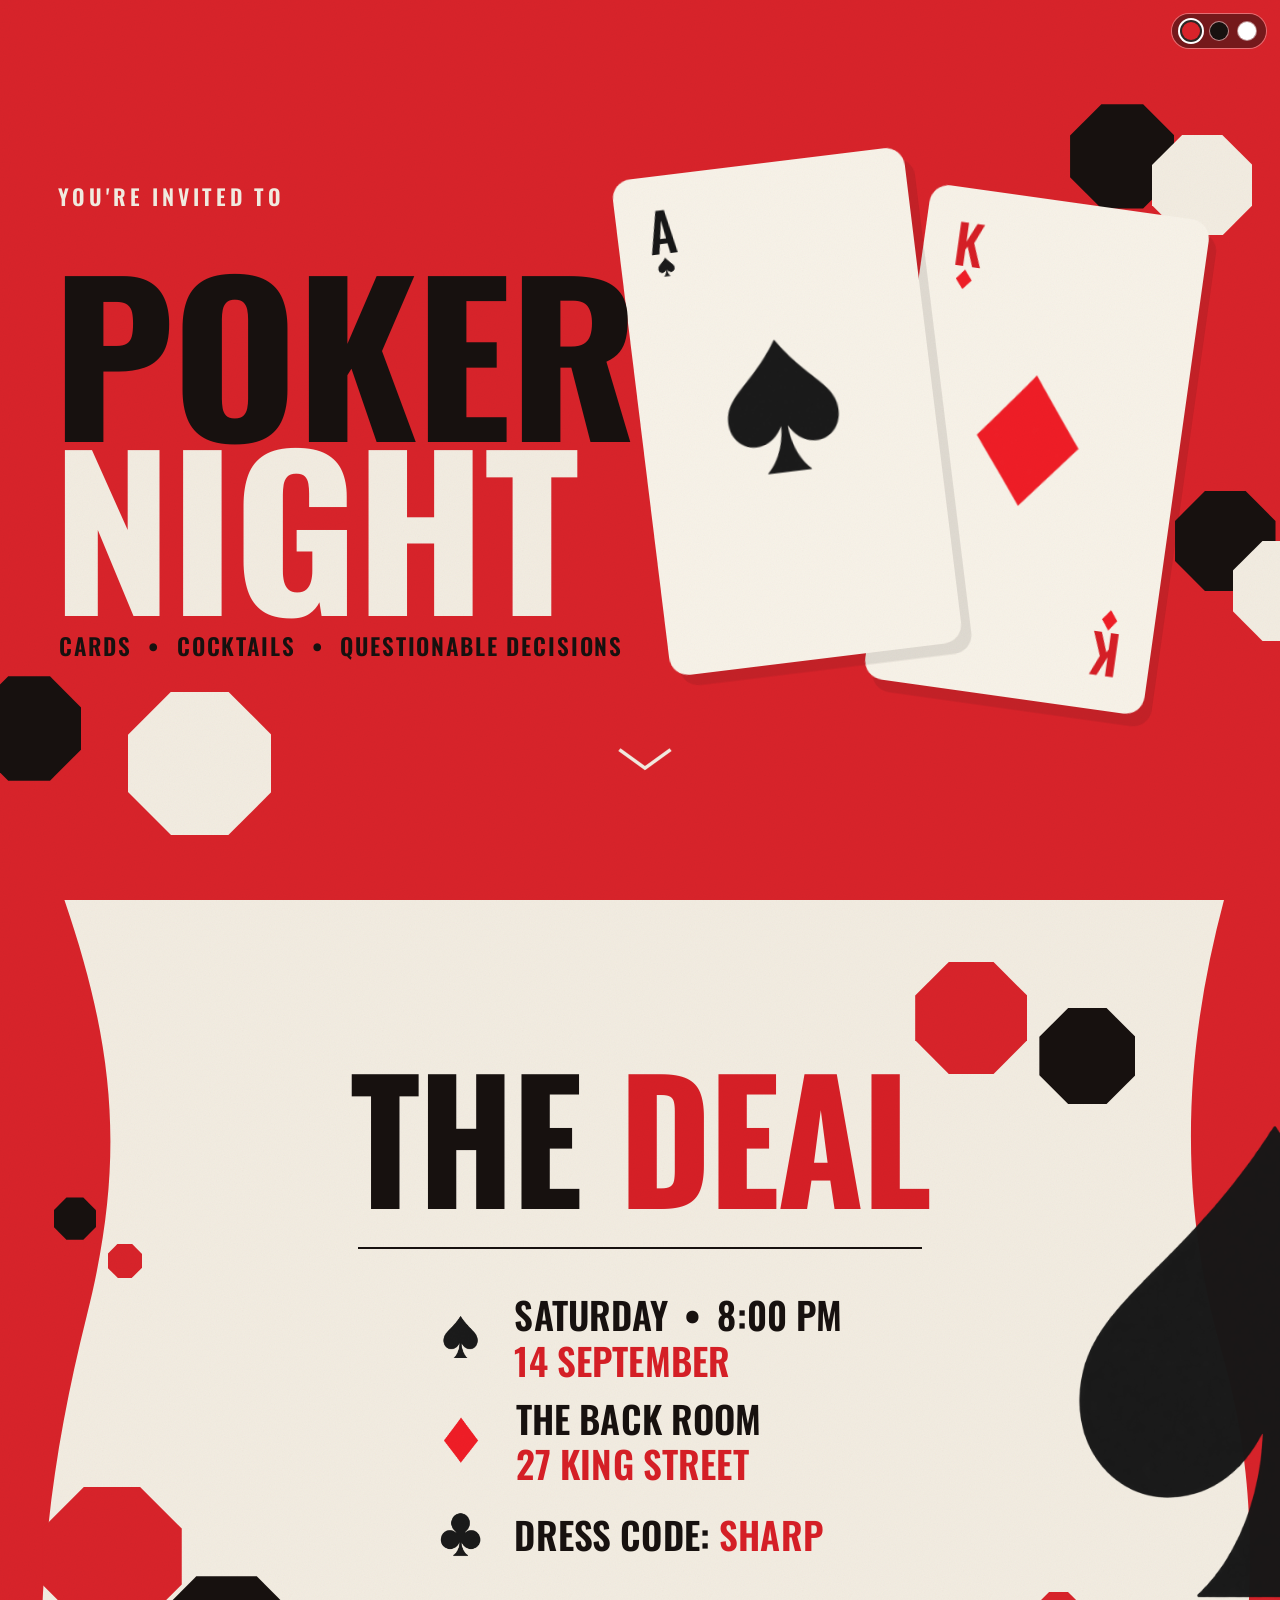
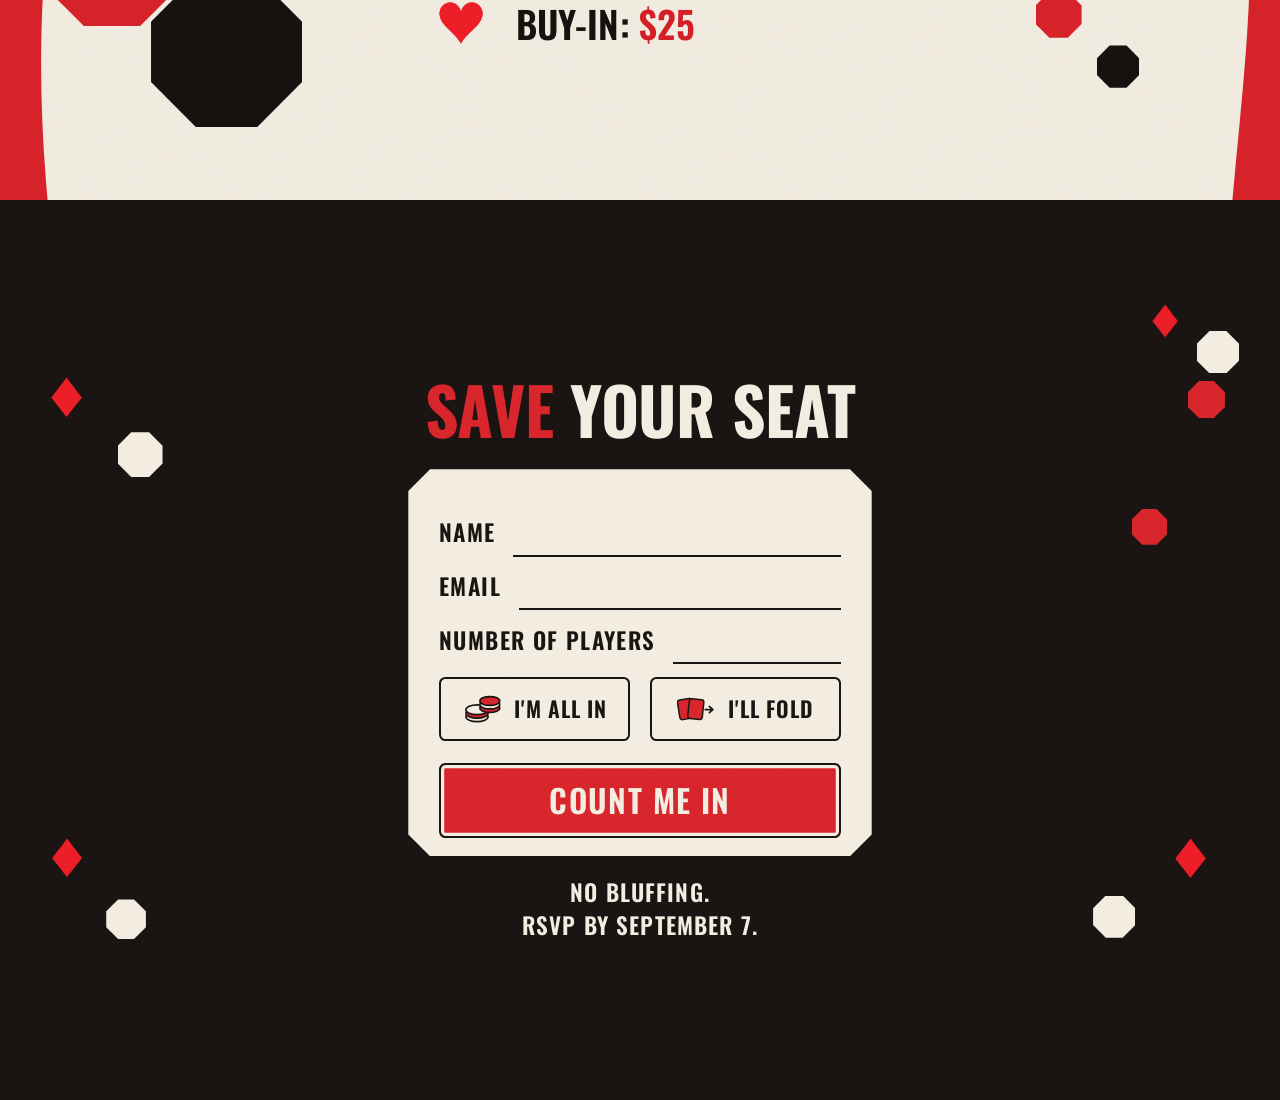
<file: index.html>
<!DOCTYPE html>
<html lang="en">
<head>
<meta charset="UTF-8" />
<meta name="viewport" content="width=device-width, initial-scale=1" />
<meta name="theme-color" content="#d8232a" />
<title>Poker Night — You're Invited</title>
<link rel="preconnect" href="https://fonts.googleapis.com" />
<link rel="preconnect" href="https://fonts.gstatic.com" crossorigin />
<link href="https://fonts.googleapis.com/css2?family=Oswald:wght@400;500;600;700&display=swap" rel="stylesheet" />
<link rel="stylesheet" href="styles.css" />
<link rel="stylesheet" href="styles-black.css" data-theme="black" disabled />
<link rel="stylesheet" href="styles-white.css" data-theme="white" disabled />
<script>
/* Applied before first paint so a remembered theme never flashes red. */
(function () {
  var saved;
  try { saved = localStorage.getItem("poker-theme"); } catch (e) {}
  var theme = saved || "red";
  document.querySelectorAll("link[data-theme]").forEach(function (link) {
    link.disabled = link.dataset.theme !== theme;
  });
  document.documentElement.dataset.theme = theme;

  var tint = { red: "#d8232a", black: "#17110f", white: "#ffffff" }[theme];
  var meta = document.querySelector('meta[name="theme-color"]');
  if (meta && tint) meta.content = tint;
})();
</script>
</head>
<body>

<div class="theme-switch" role="radiogroup" aria-label="Colour theme">
  <button class="theme-switch__swatch theme-switch__swatch--red"   type="button" role="radio" aria-checked="true"  data-theme="red"   aria-label="Red theme"></button>
  <button class="theme-switch__swatch theme-switch__swatch--black" type="button" role="radio" aria-checked="false" data-theme="black" aria-label="Black theme"></button>
  <button class="theme-switch__swatch theme-switch__swatch--white" type="button" role="radio" aria-checked="false" data-theme="white" aria-label="White theme"></button>
</div>

<main class="spread">

  <!-- ============ PANEL 1 — RED ============ -->
  <section class="panel panel--red" id="panel-1">
    <div class="scatter" aria-hidden="true">
      <span class="chip chip--black" style="--x: 8vw;  --y: 14vh; --s: 5.2vh;"></span>
      <span class="chip chip--cream" style="--x: 12vw; --y: 20vh; --s: 4.4vh;"></span>
      <span class="chip chip--black" style="--x: 84vw; --y: 62vh; --s: 5vh;"></span>
      <span class="chip chip--cream" style="--x: 88vw; --y: 68vh; --s: 4.2vh;"></span>
      <span class="chip chip--cream" style="--x: 16vw; --y: 78vh; --s: 3.6vh;"></span>
      <span class="chip chip--black" style="--x: 79vw; --y: 16vh; --s: 3.4vh;"></span>
    </div>
    <div class="panel__stage">
      <span class="chip chip--black p1-chip-a"></span>
      <span class="chip chip--cream p1-chip-b"></span>
      <span class="chip chip--black p1-chip-c"></span>
      <span class="chip chip--cream p1-chip-d"></span>
      <span class="chip chip--black p1-chip-e"></span>
      <span class="chip chip--cream p1-chip-f"></span>
      <span class="chip chip--black p1-chip-g"></span>
      <span class="chip chip--cream p1-chip-h"></span>
      <span class="chip chip--black p1-chip-i"></span>

      <p class="eyebrow">You're invited to</p>

      <div class="cards">
        <div class="card card--ace">
          <span class="card__corner">
            <span class="card__rank">A</span>
            <img class="card__mini" src="assets/spade-solid.png" alt="" />
          </span>
          <img class="card__pip" src="assets/spade-solid.png" alt="Ace of spades" />
        </div>
        <div class="card card--king">
          <span class="card__corner">
            <span class="card__rank card__rank--red">K</span>
            <img class="card__mini" src="assets/diamond-solid.png" alt="" />
          </span>
          <img class="card__pip" src="assets/diamond-solid.png" alt="King of diamonds" />
          <span class="card__corner card__corner--flip">
            <span class="card__rank card__rank--red">K</span>
            <img class="card__mini" src="assets/diamond-solid.png" alt="" />
          </span>
        </div>
      </div>

      <h1 class="title">
        <span class="title__line title__line--dark">Poker</span>
        <span class="title__line title__line--light">Night</span>
      </h1>

      <p class="tagline">Cards <i>&bull;</i> Cocktails <i>&bull;</i> Questionable Decisions</p>

      <button class="scroll-cue" type="button" aria-label="Scroll to the details">
        <svg viewBox="0 0 40 18" aria-hidden="true"><path d="M2 2 L20 15 L38 2" /></svg>
      </button>
    </div>
  </section>

  <!-- ============ PANEL 2 — CREAM ============ -->
  <section class="panel panel--cream" id="panel-2">
    <div class="scatter" aria-hidden="true">
      <span class="chip chip--black" style="--x: 6vw;  --y: 26vh; --s: 4.6vh;"></span>
      <span class="chip chip--red"   style="--x: 10vw; --y: 32vh; --s: 3.8vh;"></span>
      <span class="chip chip--red"   style="--x: 87vw; --y: 70vh; --s: 4.6vh;"></span>
      <span class="chip chip--black" style="--x: 91vw; --y: 76vh; --s: 3.8vh;"></span>
    </div>
    <div class="panel__stage">
      <svg class="panel__shape" viewBox="0 0 457 1040" preserveAspectRatio="none" aria-hidden="true">
        <path d="M23,0 C41,170 45,300 31,480 C17,660 11,830 17,1040 L440,1040 C446,830 452,700 436,520 C420,340 423,170 437,0 Z" />
      </svg>

      <div class="panel__inner">
        <img class="deco-spade" src="assets/spade-solid.png" alt="" />

        <span class="chip chip--black p2-chip-a"></span>
        <span class="chip chip--cream p2-chip-b"></span>
        <span class="chip chip--red p2-chip-c"></span>
        <span class="chip chip--black p2-chip-d"></span>
        <span class="chip chip--cream p2-chip-e"></span>
        <span class="chip chip--red p2-chip-f"></span>
        <span class="chip chip--red p2-chip-g"></span>
        <span class="chip chip--black p2-chip-h"></span>

        <h2 class="deal-title">The <span>Deal</span></h2>
        <hr class="rule" />

        <ul class="deal">
          <li class="deal__row">
            <img class="deal__suit" src="assets/spade-solid.png" alt="" />
            <p class="deal__text">Saturday <i>&bull;</i> 8:00 PM<br /><em>14 September</em></p>
          </li>
          <li class="deal__row">
            <img class="deal__suit" src="assets/diamond-solid.png" alt="" />
            <p class="deal__text">The Back Room<br /><em>27 King Street</em></p>
          </li>
          <li class="deal__row">
            <img class="deal__suit" src="assets/club-solid.png" alt="" />
            <p class="deal__text">Dress code: <em>Sharp</em></p>
          </li>
          <li class="deal__row">
            <img class="deal__suit" src="assets/heart-solid.png" alt="" />
            <p class="deal__text">Buy-in: <em>$25</em></p>
          </li>
        </ul>
      </div>
    </div>
  </section>

  <!-- ============ PANEL 3 — BLACK ============ -->
  <section class="panel panel--black" id="panel-3">
    <div class="scatter" aria-hidden="true">
      <img class="scatter__diamond" src="assets/diamond-solid.png" alt="" style="--x: 9vw;  --y: 20vh; --s: 7vh;" />
      <span class="chip chip--cream" style="--x: 14vw; --y: 28vh; --s: 4vh;"></span>
      <span class="chip chip--red"   style="--x: 85vw; --y: 30vh; --s: 4.4vh;"></span>
      <img class="scatter__diamond" src="assets/diamond-solid.png" alt="" style="--x: 88vw; --y: 72vh; --s: 6.4vh;" />
      <span class="chip chip--cream" style="--x: 83vw; --y: 79vh; --s: 3.6vh;"></span>
    </div>
    <div class="panel__stage">
      <img class="deco-diamond deco-diamond--top" src="assets/diamond-solid.png" alt="" />
      <span class="chip chip--cream p3-chip-a"></span>
      <span class="chip chip--red p3-chip-b"></span>
      <img class="deco-diamond deco-diamond--bottom" src="assets/diamond-solid.png" alt="" />
      <span class="chip chip--cream p3-chip-c"></span>
      <img class="deco-diamond deco-diamond--alt-a" src="assets/diamond-solid.png" alt="" />
      <img class="deco-diamond deco-diamond--alt-b" src="assets/diamond-solid.png" alt="" />
      <span class="chip chip--red p3-chip-d"></span>
      <span class="chip chip--cream p3-chip-e"></span>
      <span class="chip chip--cream p3-chip-f"></span>

      <h2 class="rsvp-title"><span>Save</span> your seat</h2>

      <form class="form" id="rsvp-form" novalidate>
        <label class="field">
          <span class="field__label">Name</span>
          <input class="field__input" type="text" name="name" autocomplete="name" required />
        </label>
        <label class="field">
          <span class="field__label">Email</span>
          <input class="field__input" type="email" name="email" autocomplete="email" required />
        </label>
        <label class="field">
          <span class="field__label">Number of players</span>
          <input class="field__input" type="number" name="players" min="1" max="10" step="1" value="" />
        </label>

        <div class="choices" role="radiogroup" aria-label="Are you in?">
          <button class="choice" type="button" role="radio" aria-checked="false" data-value="all-in">
            <svg class="choice__icon" viewBox="0 0 34 26" aria-hidden="true">
              <ellipse class="s-c" cx="12" cy="19.5" rx="9.5" ry="4.2" />
              <ellipse class="s-r" cx="12" cy="16.5" rx="9.5" ry="4.2" />
              <ellipse class="s-c" cx="12" cy="13.5" rx="9.5" ry="4.2" />
              <ellipse class="s-r" cx="23" cy="12" rx="8.5" ry="3.8" />
              <ellipse class="s-c" cx="23" cy="9" rx="8.5" ry="3.8" />
              <ellipse class="s-r" cx="23" cy="6" rx="8.5" ry="3.8" />
            </svg>
            <span>I'm all in</span>
          </button>
          <button class="choice" type="button" role="radio" aria-checked="false" data-value="fold">
            <svg class="choice__icon" viewBox="0 0 38 26" aria-hidden="true">
              <rect class="f-r" x="1.5" y="4" width="14" height="19" rx="2.5" transform="rotate(-9 8.5 13.5)" />
              <rect class="f-r" x="11" y="4" width="14" height="19" rx="2.5" transform="rotate(6 18 13.5)" />
              <path class="f-a" d="M27 14 h7 M31 11 l3.4 3 -3.4 3" />
            </svg>
            <span>I'll fold</span>
          </button>
        </div>

        <button class="submit" type="submit">Count me in</button>
      </form>

      <p class="form__note" id="form-note" role="status" aria-live="polite"></p>

      <p class="footnote">No bluffing.<br />RSVP by September 7.</p>
    </div>
  </section>

</main>

<script src="script.js"></script>
</body>
</html>
</file>
<file: styles.css>
/* ============================================================
   POKER NIGHT — three-panel invitation
   Every measurement is expressed in cqw (container-query width
   units) so each panel scales pixel-identically at any size.
   Reference artboard: 478 / 457 / 471 wide  ×  1043 tall.
   ============================================================ */

:root {
  --red:        #d8232a;
  --red-ink:    #d61f26;
  --red-pale:   #f0d6d3;
  --red-chip:   #ef3a33;   /* a lighter red, to read against the field */
  --cream:      #f2ece1;
  --cream-pure: #f7f2e8;
  --black:      #17110f;
  --ink:        #171717;
  --page:       #d8232a;   /* also the ground behind the status bar */
  --grain:      url("data:image/svg+xml,%3Csvg xmlns='http://www.w3.org/2000/svg' width='140' height='140'%3E%3Cfilter id='n'%3E%3CfeTurbulence type='fractalNoise' baseFrequency='.85' numOctaves='3'/%3E%3C/filter%3E%3Crect width='140' height='140' filter='url(%23n)' opacity='.42'/%3E%3C/svg%3E");
}

* { box-sizing: border-box; }

/* One screenful. svh is the height with the mobile browser's UI
   showing; dvh tracks the viewport as that UI retracts, so a
   section keeps filling the screen instead of letting the next
   one peek in at the bottom. svh stays as the fallback. */
:root { --vph: 100svh; }
@supports (height: 100dvh) {
  :root { --vph: 100dvh; }
}

html { -webkit-text-size-adjust: 100%; }

html {
  scroll-behavior: smooth;
  scroll-snap-type: y proximity;
}

body {
  margin: 0;
  padding: 0;
  background: var(--page);
  font-family: "Oswald", "Haettenschweiler", "Arial Narrow", system-ui, sans-serif;
  color: var(--ink);
}

img { max-width: 100%; display: block; }

/* ---------- theme switcher ---------- */

/* Deliberately uses literal colours rather than tokens: the control
   has to stay legible on every theme, so no theme sheet touches it. */
.theme-switch {
  position: fixed;
  top: 14px;
  right: 14px;
  z-index: 100;
  display: flex;
  gap: 10px;
  padding: 8px 10px;
  border-radius: 999px;
  background: rgba(20, 16, 14, .5);
  box-shadow: 0 0 0 1px rgba(255, 255, 255, .35);
  backdrop-filter: blur(8px);
  -webkit-backdrop-filter: blur(8px);
}

.theme-switch__swatch {
  width: 18px;
  height: 18px;
  padding: 0;
  border: 0;
  border-radius: 50%;
  cursor: pointer;
  box-shadow: 0 0 0 1px rgba(255, 255, 255, .5);
  transition: transform .15s ease, box-shadow .15s ease;
}
.theme-switch__swatch:hover      { transform: scale(1.14); }
/* a dark gap before the white ring, so the ring stays readable
   even on the white swatch */
.theme-switch__swatch.is-active {
  box-shadow: 0 0 0 2px rgba(20, 16, 14, .9), 0 0 0 4px #fff;
}
.theme-switch__swatch:focus-visible {
  outline: 2px solid #fff;
  outline-offset: 2px;
}

.theme-switch__swatch--red   { background: #d8232a; }
.theme-switch__swatch--black { background: #17110f; }
.theme-switch__swatch--white { background: #ffffff; }

/* ---------- layout — one continuous scrolling page ---------- */

.spread {
  width: 100%;
}

/* Each panel is a full-viewport section of the page. */
.panel {
  position: relative;
  width: 100%;
  height: var(--vph);
  display: flex;
  justify-content: center;
  align-items: center;
  overflow: hidden;
  isolation: isolate;
  scroll-snap-align: start;
  scroll-snap-stop: always;
}

/* The artboard: keeps the original poster proportions, and is the
   container every cqw measurement below is resolved against. */
.panel__stage {
  container-type: inline-size;
  position: relative;
  height: var(--vph);
  max-height: var(--vph);
  width: min(100%, calc(var(--vph) * 886 / 1772));
  aspect-ratio: 886 / 1772;
  flex: 0 0 auto;
}
.panel--cream .panel__stage { width: min(100%, calc(var(--vph) * 457 / 1043)); aspect-ratio: 457 / 1043; }
.panel--black .panel__stage { width: min(100%, calc(var(--vph) * 471 / 1043)); aspect-ratio: 471 / 1043; }

/* paper grain over every panel */
.panel::after {
  content: "";
  position: absolute;
  inset: 0;
  background-image: var(--grain);
  background-size: 140px 140px;
  mix-blend-mode: multiply;
  opacity: .13;
  pointer-events: none;
  z-index: 9;
}

.panel--red   { background: var(--red); }
.panel--cream { background: var(--red); }
.panel--black { background: var(--black); }
.panel--black::after { mix-blend-mode: screen; opacity: .07; }

/* ---------- full-bleed side-field confetti (wide screens) ---------- */

.scatter {
  position: absolute;
  inset: 0;
  z-index: 5;   /* above the cream ribbon, below the paper grain */
  pointer-events: none;
}
.scatter > * {
  position: absolute;
  left: var(--x);
  top: var(--y);
  width: var(--s);
  height: var(--s);
}
.scatter__diamond { height: auto; width: var(--s); }

/* Below this width the artboard already fills the screen —
   the extra confetti would collide with it. */
@media (max-width: 1100px) {
  .scatter { display: none; }
}

/* ---------- poker chips (octagons) ---------- */

.chip {
  position: absolute;
  display: block;
  aspect-ratio: 1;
  clip-path: polygon(30% 0%, 70% 0%, 100% 30%, 100% 70%, 70% 100%, 30% 100%, 0% 70%, 0% 30%);
  z-index: 1;
}
.chip--black { background: var(--black); }
.chip--cream { background: var(--cream); }
.chip--red   { background: var(--red); }

/* ============================================================
   PANEL 1 — RED
   ============================================================ */

.eyebrow {
  position: absolute;
  top: 20.3cqw;
  left: 0;
  right: 10.8cqw;   /* nudged clear of the corner chips */
  margin: 0;
  z-index: 4;
  color: var(--cream);
  font-size: 3.4cqw;
  text-align: center;
  font-weight: 600;
  line-height: 1;
  letter-spacing: .16em;
  text-transform: uppercase;
}

/* --- playing cards --- */

.cards {
  position: absolute;
  top: 0;
  left: 0;
  right: 0;
  height: 100%;
  z-index: 3;
}

.card {
  position: absolute;
  background: var(--cream-pure);
  border-radius: 2.3cqw;
  box-shadow: 1.4cqw 1.8cqw 0 rgba(23, 17, 15, .09);
  overflow: hidden;
}

/* The pair is spread far enough that each card keeps its centre
   pip in view — overlap any tighter and the ace's spade ends up
   half-hidden behind the king, which stops reading as a card. */
.card--ace  { top: 34cqw; left: 15cqw; width: 42cqw; height: 60cqw; transform: rotate(-4deg); z-index: 1; }
.card--king { top: 38cqw; left: 43cqw; width: 46cqw; height: 65cqw; transform: rotate( 6deg); z-index: 2; }

.card__corner {
  position: absolute;
  top: 4cqw;
  left: 3.6cqw;
  display: flex;
  flex-direction: column;
  align-items: center;
  gap: .6cqw;
  z-index: 2;
}
.card__corner--flip {
  top: auto; left: auto;
  bottom: 4cqw;
  right: 3.6cqw;
  transform: rotate(180deg);
}

.card__rank {
  font-size: 6.2cqw;
  font-weight: 500;
  line-height: .8;
  color: var(--ink);
}
.card__rank--red { color: var(--red-ink); }

.card__mini { width: 2.5cqw; }

.card__pip {
  position: absolute;
  top: 50%;
  left: 50%;
  width: 20cqw;
  transform: translate(-50%, -50%);
}
/* centred on their own card, as a real one is */
.card--ace  .card__pip { width: 13cqw; }
.card--king .card__pip { width: 15cqw; }

/* --- headline --- */

.title {
  position: absolute;
  left: 11.9cqw;
  bottom: 35cqw;
  margin: 0;
  z-index: 4;
  font-size: 29.8cqw;
  font-weight: 700;
  line-height: .8;
  letter-spacing: -.012em;
  text-transform: uppercase;
  transform: scaleX(1.05);
  transform-origin: left bottom;
}
.title__line { display: block; }
.title__line--dark  { color: var(--black); }
.title__line--light { color: var(--cream); }

.tagline {
  position: absolute;
  left: 11.9cqw;
  bottom: 25.6cqw;
  margin: 0;
  z-index: 4;
  color: var(--black);
  font-size: 3.2cqw;
  font-weight: 600;
  line-height: 1;
  letter-spacing: .075em;
  text-transform: uppercase;
}
.tagline i { font-style: normal; padding: 0 .35em; }

.scroll-cue {
  position: absolute;
  left: 50%;
  bottom: 13.8cqw;
  z-index: 4;
  width: 8.5cqw;
  padding: 0;
  transform: translateX(-50%);
  background: none;
  border: 0;
  cursor: pointer;
  line-height: 0;
  transition: transform .25s ease;
}
.scroll-cue:hover { transform: translateX(-50%) translateY(.7cqw); }
.scroll-cue svg { width: 100%; }
.scroll-cue path {
  fill: none;
  stroke: var(--cream);
  stroke-width: 3.2;
  stroke-linecap: square;
}

/* ============================================================
   PANEL 2 — CREAM
   ============================================================ */

.panel__shape {
  position: absolute;
  top: 0;
  bottom: 0;
  left: 50%;
  width: 100vw;
  height: 100%;
  transform: translateX(-50%);
  z-index: 0;
}
.panel__shape path { fill: var(--cream); }

.panel__inner {
  position: absolute;
  inset: 0;
  z-index: 2;
  padding: 42cqw 7cqw 0;
}

.deal-title {
  margin: 0;
  text-align: center;
  color: var(--black);
  font-size: 16.4cqw;
  font-weight: 700;
  line-height: .92;
  letter-spacing: -.015em;
  text-transform: uppercase;
  transform: scaleX(.95);
}
.deal-title span { color: var(--red-ink); }

.rule {
  width: 67cqw;
  margin: 6cqw auto 0;
  border: 0;
  border-top: .58cqw solid var(--black);
}

/* Breakpoint-specific decoration — see the blocks further down. */
.p1-chip-g,
.p1-chip-h,
.p1-chip-i,
.deco-spade,
.p2-chip-f,
.p2-chip-g,
.p2-chip-h,
.deco-diamond--alt-a,
.deco-diamond--alt-b,
.p3-chip-d,
.p3-chip-e,
.p3-chip-f { display: none; }

.deal {
  margin: 19cqw 0 0;
  padding: 0 0 0 3.5cqw;
  list-style: none;
}

.deal__row {
  display: flex;
  align-items: center;
  gap: 5.6cqw;
  margin-bottom: 10.4cqw;
}
.deal__row:nth-child(2) { margin-bottom: 15cqw; }
.deal__row:nth-child(3) { margin-bottom: 14.2cqw; }
.deal__row:last-child   { margin-bottom: 0; }

.deal__suit { flex: 0 0 auto; width: 8.8cqw; }
.deal__row:nth-child(2) .deal__suit { width: 9.8cqw; }
.deal__row:nth-child(3) .deal__suit { width: 10cqw; }
.deal__row:nth-child(4) .deal__suit { width: 10.4cqw; }

.deal__text {
  margin: 0;
  color: var(--black);
  font-size: 6.9cqw;
  font-weight: 600;
  line-height: 1.22;
  letter-spacing: .004em;
  text-transform: uppercase;
  white-space: nowrap;
}
.deal__text em { font-style: normal; color: var(--red-ink); }
.deal__text i  { font-style: normal; padding: 0 .18em; }

/* ============================================================
   PANEL 3 — BLACK
   ============================================================ */

.deco-diamond { position: absolute; z-index: 1; }
.deco-diamond--top    { top: 5cqw;   right: 23cqw; width: 16cqw; }
.deco-diamond--bottom { top: 179cqw; left: 21cqw;  width: 19cqw; }

.rsvp-title {
  position: absolute;
  top: 52cqw;
  left: 9.6cqw;
  right: 6cqw;
  margin: 0;
  z-index: 4;
  color: var(--cream);
  font-size: 10.4cqw;
  font-weight: 700;
  line-height: 1;
  letter-spacing: -.005em;
  text-transform: uppercase;
  transform: scaleX(.96);
  transform-origin: left center;
}
.rsvp-title span { color: var(--red); }

/* --- the form card --- */

.form {
  position: absolute;
  top: 66cqw;
  left: 9.6cqw;
  right: 10.8cqw;
  z-index: 4;
  padding: 10.6cqw 5.4cqw 6.4cqw;
  background: var(--cream);
  clip-path: polygon(
    0 3.2cqw, 3.2cqw 0,
    calc(100% - 3.2cqw) 0, 100% 3.2cqw,
    100% calc(100% - 3.2cqw), calc(100% - 3.2cqw) 100%,
    3.2cqw 100%, 0 calc(100% - 3.2cqw)
  );
}

.field {
  display: flex;
  align-items: baseline;
  gap: 2.2cqw;
  margin-bottom: 7.2cqw;
}

.field__label {
  flex: 0 0 auto;
  color: var(--black);
  font-size: 3.6cqw;
  font-weight: 600;
  line-height: 1;
  letter-spacing: .06em;
  text-transform: uppercase;
}

.field__input {
  flex: 1 1 auto;
  min-width: 0;
  padding: 0 .4cqw .8cqw;
  background: transparent;
  border: 0;
  border-bottom: .38cqw solid var(--black);
  color: var(--black);
  font-family: inherit;
  font-size: 3.6cqw;
  font-weight: 600;
  letter-spacing: .04em;
  text-transform: uppercase;
  outline: none;
}
.field__input:focus-visible,
.field__input[aria-invalid="true"] { border-bottom-color: var(--red); }
.field__input::-webkit-outer-spin-button,
.field__input::-webkit-inner-spin-button { -webkit-appearance: none; margin: 0; }
.field__input[type="number"] { -moz-appearance: textfield; }

/* --- all in / fold --- */

.choices {
  display: flex;
  gap: 3cqw;
  margin: 6.4cqw 0 4.6cqw;
}

.choice {
  flex: 1 1 0;
  display: flex;
  align-items: center;
  justify-content: center;
  gap: 1.8cqw;
  padding: 2.4cqw .8cqw;
  background: transparent;
  border: .38cqw solid var(--black);
  border-radius: 1.1cqw;
  color: var(--black);
  font-family: inherit;
  font-size: 3.4cqw;
  font-weight: 600;
  letter-spacing: .045em;
  line-height: 1;
  text-transform: uppercase;
  white-space: nowrap;
  cursor: pointer;
  transition: background .16s ease, color .16s ease;
}
.choice__icon { width: 6.4cqw; flex: 0 0 auto; }
.choice__icon .s-c { fill: var(--cream); stroke: var(--black); stroke-width: 1.4; }
.choice__icon .s-r { fill: var(--red);   stroke: var(--black); stroke-width: 1.4; }
.choice__icon .f-r { fill: var(--red);   stroke: var(--black); stroke-width: 1.4; }
.choice__icon .f-a { fill: none; stroke: var(--black); stroke-width: 1.6; stroke-linecap: round; stroke-linejoin: round; }

/* all in reads as a commitment; folding reads as stepping back */
.choice[data-value="all-in"].is-active {
  background: var(--red-pale);
  border-color: var(--red);
}
.choice[data-value="fold"].is-active {
  background: transparent;
  opacity: .5;
}

/* --- submit --- */

.submit {
  position: relative;
  display: block;
  width: 100%;
  overflow: hidden;
  padding: 3.4cqw 1cqw;
  background: var(--red);
  border: .38cqw solid var(--black);
  border-radius: 1.1cqw;
  box-shadow: inset 0 0 0 .55cqw var(--cream);
  color: var(--cream);
  font-family: inherit;
  font-size: 5.6cqw;
  font-weight: 600;
  letter-spacing: .045em;
  line-height: 1;
  text-transform: uppercase;
  cursor: pointer;
  transition: filter .16s ease, transform .08s ease;
}
.submit:hover  { filter: brightness(1.08); }
.submit:active { transform: translateY(.3cqw); }

/* The note replaces the deadline rather than sitting inside the
   card — the card's clip-path would crop it, and a growing card
   would shunt the layout around. */
.form__note {
  position: absolute;
  top: 160cqw;
  left: 4cqw;
  right: 4cqw;
  z-index: 5;
  margin: 0;
  color: var(--cream);
  font-size: 3.4cqw;
  font-weight: 500;
  letter-spacing: .05em;
  line-height: 1.35;
  text-align: center;
  text-transform: uppercase;
}
.form__note.is-error { color: #ff6a63; }

.footnote { transition: opacity .25s ease; }
.panel--black.is-messaging .footnote { opacity: 0; visibility: hidden; }

.footnote {
  position: absolute;
  top: 160cqw;
  left: 0;
  right: 0;
  margin: 0;
  z-index: 4;
  color: var(--cream);
  font-size: 4.2cqw;
  font-weight: 600;
  line-height: 1.4;
  letter-spacing: .05em;
  text-align: center;
  text-transform: uppercase;
}

/* ============================================================
   CHIP PLACEMENT  (top/left/width all in cqw of their panel)
   ============================================================ */

.p1-chip-a { top:  15.2cqw; left: 68.8cqw; width: 15.2cqw; }
.p1-chip-b { top:  23.1cqw; left: 79.6cqw; width: 14.1cqw; z-index: 2; }
.p1-chip-c { top:  92cqw;   left: 10.2cqw; width: 14.1cqw; }
.p1-chip-d { top:  98.8cqw; left: 19.2cqw; width: 13.5cqw; z-index: 2; }
.p1-chip-e { top: 178.3cqw; left: 10.2cqw; width: 14.1cqw; }
.p1-chip-f { top: 182.8cqw; left: 17.5cqw; width: 14.7cqw; z-index: 2; }

.p2-chip-a { top: 10.5cqw; left: 65cqw;   width: 12cqw; }
.p2-chip-b { top: 16cqw;   left: 75cqw;   width: 13cqw; z-index: 2; }
.p2-chip-c { top: 184cqw;  left: 61cqw;   width: 17.5cqw; }
.p2-chip-d { top: 194cqw;  left: 75cqw;   width: 15cqw; z-index: 2; }
.p2-chip-e { top: 203cqw;  left: 63cqw;   width: 12cqw;  z-index: 3; }

.p3-chip-a { top: 15.5cqw; right: 11.6cqw; width: 10.6cqw; z-index: 2; }
.p3-chip-b { top: 28cqw;   right: 16cqw;   width: 9.5cqw;  z-index: 3; }
.p3-chip-c { top: 199cqw;  left: 35cqw;    width: 10.6cqw; z-index: 2; }

/* ============================================================
   RESPONSIVE — stack the panels on narrow screens
   ============================================================ */

/* Short / wide viewports: let the artboard be led by width instead,
   so the poster never has to shrink below a readable size. */
/* No width-led fallback: the artboard is always sized from the
   viewport height, so a section can never exceed one screenful.
   On a very tall phone this leaves a thin band of the field
   colour down each side, which is the field bleeding anyway. */

/* ============================================================
   PANEL 1 — LOAD CHOREOGRAPHY
   The cards are dealt in, the headline rises word by word, and
   the supporting type fades in behind it. These keyframes drive
   the independent `translate` / `rotate` properties, which
   compose with each element's own `transform`, so the tuned
   resting positions above are left completely untouched.
   ============================================================ */

@keyframes deal-ace {
  from { opacity: 0; translate: 68% -72%; rotate: -9deg; }
  to   { opacity: 1; translate: 0 0;      rotate: 0deg; }
}

@keyframes deal-king {
  from { opacity: 0; translate: 80% -62%; rotate: -18deg; }
  to   { opacity: 1; translate: 0 0;      rotate: 0deg; }
}

@keyframes rise-in {
  from { opacity: 0; translate: 0 .34em; }
  to   { opacity: 1; translate: 0 0; }
}

@keyframes fade-up {
  from { opacity: 0; translate: 0 .5em; }
  to   { opacity: 1; translate: 0 0; }
}

@keyframes cue-bob {
  0%, 100% { translate: 0 0; }
  50%      { translate: 0 24%; }
}

/* the deal — king lands ~180ms later and a touch faster */
.card--ace  { animation: deal-ace  .90s cubic-bezier(.2, .8, .22, 1)       both; }
.card--king { animation: deal-king .74s cubic-bezier(.2, .8, .22, 1) .18s  both; }

/* POKER, then NIGHT 150ms behind it */
.title__line--dark  { animation: rise-in .7s cubic-bezier(.2, .8, .22, 1) .55s both; }
.title__line--light { animation: rise-in .7s cubic-bezier(.2, .8, .22, 1) .70s both; }

/* the supporting type comes in last */
.eyebrow { animation: fade-up .6s ease-out 1.05s both; }
.tagline { animation: fade-up .6s ease-out 1.20s both; }

/* the arrow settles in, then breathes indefinitely */
.scroll-cue {
  animation: fade-up .6s ease-out 1.35s both,
             cue-bob 2.6s ease-in-out 1.95s infinite;
}

/* ============================================================
   PANEL 1 — TABLET (LANDSCAPE, 700–1099px)
   A 4:3 artboard: the type block on the left with the eyebrow
   centred over it, the two cards upright on the right, and a
   black-and-red chip pair in each corner.
   ============================================================ */

@media (min-width: 700px) and (max-width: 1099px) and (orientation: landscape) {

  .panel--red .panel__stage {
    width: min(100%, calc(var(--vph) * 4 / 3));
    height: auto;
    max-height: none;
    aspect-ratio: 4 / 3;
  }

  .panel--red .scatter { display: none; }

  /* the eyebrow is centred over the headline block, not the page */
  .panel--red .eyebrow {
    top: 20.6cqw;
    left: 6.9cqw;
    right: 54.7cqw;
    font-size: 2.25cqw;
    text-align: center;
  }

  .panel--red .title {
    left: 7.2cqw;
    bottom: 24.5cqw;
    font-size: 15.5cqw;
    line-height: .8;
    transform: scaleX(.96);
  }

  .panel--red .tagline {
    left: 7.2cqw;
    bottom: 20.8cqw;
    font-size: 1.63cqw;
  }

  .panel--red .scroll-cue {
    left: 49.1cqw;
    bottom: 3.6cqw;
    width: 3.8cqw;
  }
  .panel--red .scroll-cue path { stroke-width: 2.8; }

  /* --- the cards, near upright --- */

  .panel--red .card {
    border-radius: 1.5cqw;
    box-shadow: .5cqw .7cqw 0 rgba(23, 17, 15, .10);
  }

  .panel--red .card--ace {
    top: 14.4cqw;
    left: 52.3cqw;
    width: 21.2cqw;
    height: 41.9cqw;
    transform: rotate(-4deg);
    z-index: 2;
  }
  .panel--red .card--king {
    top: 17.3cqw;
    left: 72.5cqw;
    width: 22cqw;
    height: 41.5cqw;
    transform: rotate(3deg);
    z-index: 1;
  }

  .panel--red .card__corner { top: 2.4cqw; left: 2.1cqw; gap: .3cqw; }
  .panel--red .card__corner--flip { top: auto; left: auto; bottom: 2.4cqw; right: 2.1cqw; }
  .panel--red .card__rank { font-size: 3.8cqw; }
  .panel--red .card__mini { width: 1.2cqw; }

  .panel--red .card--ace  .card__pip { width: 8.2cqw; top: 47.5%; left: 50%; }
  .panel--red .card--king .card__pip { width: 7.6cqw; top: 48.5%; left: 50%; }

  /* --- chips: a black/red pair in each corner --- */

  .panel--red .chip--cream { background: var(--red-chip); }

  .panel--red .p1-chip-a { top:  4.1cqw; left:  2.7cqw; width: 7.9cqw; }
  .panel--red .p1-chip-b { top:  8.6cqw; left:  8.1cqw; width: 5.5cqw; }
  .panel--red .p1-chip-e { top:  4.5cqw; left: 85.2cqw; width: 7.2cqw; }
  .panel--red .p1-chip-f { top:  8.9cqw; left: 91cqw;   width: 4.8cqw; }
  .panel--red .p1-chip-c { top: 61.8cqw; left:  4.5cqw; width: 7.6cqw; }
  .panel--red .p1-chip-d { top: 65.9cqw; left: 10.2cqw; width: 5.1cqw; }

  .panel--red .p1-chip-g,
  .panel--red .p1-chip-h,
  .panel--red .p1-chip-i { display: block; }

  .panel--red .p1-chip-g { top: 62.2cqw; left: 85.5cqw; width: 7.6cqw; }
  .panel--red .p1-chip-h { top: 65.9cqw; left: 91.3cqw; width: 4.8cqw; }
  .panel--red .p1-chip-i { top: 46.4cqw; left: 46.4cqw; width: 3.8cqw; }
}

/* ============================================================
   PANEL 1 — WIDE-SCREEN (LANDSCAPE) HERO
   On a computer the opening panel re-composes as a 1656x944
   artboard: type on the left, the two cards on the right.
   Every value below is cqw of that landscape stage.
   ============================================================ */

@media (min-width: 1100px) {

  .panel--red .panel__stage {
    width: min(100%, calc(var(--vph) * 1656 / 944));
    height: auto;
    max-height: none;
    aspect-ratio: 1656 / 944;
  }

  /* the artboard now fills the screen — no side-field confetti */
  .panel--red .scatter { display: none; }

  .panel--red .eyebrow {
    top: 7.9cqw;
    left: 4.5cqw;
    right: auto;
    font-size: 1.7cqw;
    letter-spacing: .17em;
    text-align: left;
  }

  .panel--red .title {
    left: 4.1cqw;
    bottom: 15.9cqw;
    font-size: 16cqw;
    line-height: .85;
    transform: scaleX(1.05);
  }

  .panel--red .tagline {
    left: 4.6cqw;
    bottom: 12.3cqw;
    font-size: 1.81cqw;
    letter-spacing: .08em;
  }

  .panel--red .scroll-cue {
    left: 50.4cqw;
    bottom: 3.3cqw;
    width: 4.2cqw;
  }
  .panel--red .scroll-cue path { stroke-width: 2.6; }

  /* --- the cards --- */

  .panel--red .cards {
    top: 0;
    left: 0;
    right: 0;
    height: 100%;
  }

  .panel--red .card {
    border-radius: 1.5cqw;
    box-shadow: .7cqw .9cqw 0 rgba(23, 17, 15, .10);
  }

  /* on wide screens the ace sits on top of the king */
  .panel--red .card--ace {
    top: 6cqw;
    left: 50cqw;
    width: 23cqw;
    height: 39cqw;
    transform: rotate(-7deg);
    z-index: 2;
  }
  .panel--red .card--king {
    top: 9cqw;
    left: 70cqw;
    width: 22cqw;
    height: 39cqw;
    transform: rotate(8deg);
    z-index: 1;
  }

  .panel--red .card__corner { top: 2.6cqw; left: 2.4cqw; gap: .35cqw; }
  .panel--red .card__corner--flip { top: auto; left: auto; bottom: 2.6cqw; right: 2.4cqw; }
  .panel--red .card__rank { font-size: 4.2cqw; }
  .panel--red .card__mini { width: 1.7cqw; }

  .panel--red .card--ace  .card__pip { width: 11.6cqw; top: 49%; left: 49%; }
  .panel--red .card--king .card__pip { width: 11cqw;   top: 49%; left: 47%; }

  /* --- chips --- */

  .panel--red .p1-chip-a { top:  1.5cqw; left: 83.6cqw; width:  8.15cqw; }
  .panel--red .p1-chip-b { top:  3.9cqw; left: 90cqw;   width:  7.85cqw; }
  .panel--red .p1-chip-c { top: 31.7cqw; left: 91.8cqw; width:  7.85cqw; }
  .panel--red .p1-chip-d { top: 35.6cqw; left: 96.3cqw; width:  7.85cqw; }
  .panel--red .p1-chip-e { top: 46.2cqw; left: -1.8cqw; width:  8.15cqw; }
  .panel--red .p1-chip-f { top: 47.4cqw; left: 10cqw;   width: 11.2cqw; }
}

/* ============================================================
   PANEL 2 — REVEAL, ONE LINE AT A TIME
   Triggered by .is-revealed, which script.js adds when the
   section scrolls into view. Fill mode is `backwards` (not
   forwards) so that once a row has landed it returns to its
   declarative style and the hover state below can take over.
   ============================================================ */

/* Held back until the section is reached. Scoped to html.js so
   that without JavaScript everything simply renders as normal. */
html.js .panel--cream:not(.is-revealed) .deco-spade,
html.js .panel--cream:not(.is-revealed) .deal-title,
html.js .panel--cream:not(.is-revealed) .rule,
html.js .panel--cream:not(.is-revealed) .deal__suit,
html.js .panel--cream:not(.is-revealed) .deal__text,
html.js .panel--cream:not(.is-revealed) .deal__text em { opacity: 0; }

@keyframes glide-in-right {
  from { opacity: 0; translate: 26% 0; }
  to   { opacity: 1; translate: 0 0; }
}

@keyframes title-up {
  from { opacity: 0; translate: 0 .38em; }
  to   { opacity: 1; translate: 0 0; }
}

@keyframes draw-rule {
  from { scale: 0 1; }
  to   { scale: 1 1; }
}

@keyframes pop-suit {
  from { opacity: 0; scale: .4; }
  70%  { scale: 1.12; }
  to   { opacity: 1; scale: 1; }
}

@keyframes slide-in-left {
  from { opacity: 0; translate: -1.4em 0; }
  to   { opacity: 1; translate: 0 0; }
}

@keyframes accent-in {
  from { opacity: 0; translate: 0 .28em; }
  to   { opacity: 1; translate: 0 0; }
}

/* the rule draws from its left edge */
.rule { transform-origin: left center; }

/* the red emphasis has to be a box before it can be moved */
.deal__text em { display: inline-block; }

/* per-row stagger, so the timings below stay readable */
.deal__row                { --d: 0s; }
.deal__row:nth-child(2)   { --d: .18s; }
.deal__row:nth-child(3)   { --d: .36s; }
.deal__row:nth-child(4)   { --d: .54s; }

.panel--cream.is-revealed .deco-spade {
  animation: glide-in-right 1.1s cubic-bezier(.2, .8, .22, 1) backwards;
}
.panel--cream.is-revealed .deal-title {
  animation: title-up .6s ease-out .1s backwards;
}
.panel--cream.is-revealed .rule {
  animation: draw-rule .55s cubic-bezier(.65, 0, .35, 1) .45s backwards;
}

/* icon pops, its line slides in behind it, the red detail lands last */
.panel--cream.is-revealed .deal__suit {
  animation: pop-suit .45s cubic-bezier(.2, .9, .3, 1.2) calc(.75s + var(--d)) backwards;
}
.panel--cream.is-revealed .deal__text {
  animation: slide-in-left .5s cubic-bezier(.2, .8, .22, 1) calc(.83s + var(--d)) backwards;
}
.panel--cream.is-revealed .deal__text em {
  animation: accent-in .45s ease-out calc(1.05s + var(--d)) backwards;
}

/* --- hover: the suit tilts and swells a little --- */

.deal__suit {
  transition: rotate .25s ease, scale .25s ease;
}
.deal__row:hover .deal__suit {
  rotate: 8deg;
  scale: 1.08;
}

/* ============================================================
   PANEL 2 — WIDE-SCREEN (LANDSCAPE) DETAILS
   1657x944 artboard: centred title and list on the cream field,
   red edges left and right, a big spade cropped off the right.
   ============================================================ */

@media (min-width: 1100px), (min-width: 700px) and (orientation: landscape) {

  .panel--cream .panel__stage {
    width: min(100%, calc(var(--vph) * 1657 / 944));
    height: auto;
    max-height: none;
    aspect-ratio: 1657 / 944;
  }

  .panel--cream .scatter { display: none; }

  /* the cream field bleeds past the letterboxed artboard so the
     section is edge-to-edge cream at any viewport aspect */
  .panel--cream .panel__shape {
    top: 50%;
    left: 50%;
    width: 100vw;
    height: var(--vph);
    transform: translate(-50%, -50%);
  }

  .panel--cream .panel__inner { padding: 5.5cqw 0 0; }

  .panel--cream .deal-title {
    font-size: 13cqw;
    line-height: .95;
  }

  .panel--cream .rule {
    width: 44cqw;
    margin-top: 2.6cqw;
    border-top-width: .22cqw;
  }

  /* the list is one centred block, suits left-aligned within it */
  .panel--cream .deal {
    width: max-content;
    margin: 3.4cqw auto 0;
    padding: 0;
  }

  .panel--cream .deal__row {
    gap: 2.4cqw;
    margin-bottom: 1cqw;
  }
  .panel--cream .deal__row:nth-child(2) { margin-bottom: 2cqw; }
  .panel--cream .deal__row:nth-child(3) { margin-bottom: 3.3cqw; }
  .panel--cream .deal__row:last-child   { margin-bottom: 0; }

  .panel--cream .deal__suit                       { width: 3.6cqw; }
  .panel--cream .deal__row:nth-child(2) .deal__suit { width: 3.7cqw; }
  .panel--cream .deal__row:nth-child(3) .deal__suit { width: 3.6cqw; }
  .panel--cream .deal__row:nth-child(4) .deal__suit { width: 3.7cqw; }

  .panel--cream .deal__text { font-size: 2.9cqw; }

  /* --- the big spade, cropped by the right edge --- */

  .deco-spade {
    display: block;
    position: absolute;
    top: 9.4cqw;
    right: -20.5cqw;
    width: 41cqw;
    z-index: 0;
  }

  /* --- chips --- */

  .p2-chip-f,
  .p2-chip-g,
  .p2-chip-h { display: block; }

  .panel--cream .p2-chip-a { background: var(--red);   top: -1.8cqw; left: 71.5cqw; width:  8.75cqw; }
  .panel--cream .p2-chip-b { background: var(--black); top:  1.8cqw; left: 81.2cqw; width:  7.5cqw; }
  .panel--cream .p2-chip-c { background: var(--black); top: 16.6cqw; left:  4.2cqw; width:  3.3cqw; }
  .panel--cream .p2-chip-d { background: var(--red);   top: 20.2cqw; left:  8.4cqw; width:  2.7cqw; }
  .panel--cream .p2-chip-e { background: var(--red);   top: 39.2cqw; left:  3.3cqw; width: 10.9cqw; }
  .panel--cream .p2-chip-f { background: var(--black); top: 46.2cqw; left: 11.8cqw; width: 11.8cqw; }
  .panel--cream .p2-chip-g { background: var(--red);   top: 47.4cqw; left: 80.9cqw; width:  3.6cqw; }
  .panel--cream .p2-chip-h { background: var(--black); top: 51.6cqw; left: 85.7cqw; width:  3.3cqw; }
}

/* ============================================================
   PANEL 3 — REVEAL AND FORM INTERACTION
   Entrance is scroll-triggered like panel 2; the rest responds
   to what the guest actually does.
   ============================================================ */

html.js .panel--black:not(.is-revealed) .rsvp-title,
html.js .panel--black:not(.is-revealed) .form,
html.js .panel--black:not(.is-revealed) .field,
html.js .panel--black:not(.is-revealed) .choices,
html.js .panel--black:not(.is-revealed) .submit,
html.js .panel--black:not(.is-revealed) .footnote { opacity: 0; }

@keyframes rsvp-title-up {
  from { opacity: 0; translate: 0 .4em; }
  to   { opacity: 1; translate: 0 0; }
}

/* the card is dealt down onto the table and straightens as it lands */
@keyframes deal-form-down {
  from { opacity: 0; translate: 0 -9%; rotate: -4deg; }
  60%  {              rotate: 1.2deg; }
  to   { opacity: 1; translate: 0 0;  rotate: 0deg; }
}

@keyframes form-part-in {
  from { opacity: 0; translate: 0 .55em; }
  to   { opacity: 1; translate: 0 0; }
}

.panel--black.is-revealed .rsvp-title { animation: rsvp-title-up .6s ease-out backwards; }
.panel--black.is-revealed .form       { animation: deal-form-down .75s cubic-bezier(.2, .8, .22, 1) .15s backwards; }

.panel--black.is-revealed .field:nth-of-type(1) { animation: form-part-in .5s ease-out .55s backwards; }
.panel--black.is-revealed .field:nth-of-type(2) { animation: form-part-in .5s ease-out .68s backwards; }
.panel--black.is-revealed .field:nth-of-type(3) { animation: form-part-in .5s ease-out .81s backwards; }
.panel--black.is-revealed .choices              { animation: form-part-in .5s ease-out .95s backwards; }
.panel--black.is-revealed .submit               { animation: form-part-in .5s ease-out 1.08s backwards; }

/* the deadline lands last */
.panel--black.is-revealed .footnote { animation: form-part-in .6s ease-out 1.3s backwards; }

/* --- I'M ALL IN: the chips bounce as the stack settles --- */

@keyframes chip-stack {
  0%   { translate: 0 0;     scale: 1; }
  28%  { translate: 0 -22%;  scale: 1.06; }
  56%  { translate: 0 7%;    scale: .98; }
  78%  { translate: 0 -4%;   scale: 1.01; }
  100% { translate: 0 0;     scale: 1; }
}

@keyframes chip-drop {
  from { translate: 0 -60%; opacity: .25; }
  62%  { translate: 0 9%; }
  to   { translate: 0 0;    opacity: 1; }
}

.choice[data-value="all-in"].is-bumped .choice__icon {
  animation: chip-stack .5s cubic-bezier(.3, .9, .4, 1.2);
}

/* each chip lands a beat after the one below it */
.choice[data-value="all-in"].is-bumped .choice__icon ellipse {
  transform-box: fill-box;
  transform-origin: center;
  animation: chip-drop .38s cubic-bezier(.3, .9, .4, 1.15) backwards;
}
.choice[data-value="all-in"].is-bumped .choice__icon ellipse:nth-child(1) { animation-delay: 0s; }
.choice[data-value="all-in"].is-bumped .choice__icon ellipse:nth-child(2) { animation-delay: .05s; }
.choice[data-value="all-in"].is-bumped .choice__icon ellipse:nth-child(3) { animation-delay: .10s; }
.choice[data-value="all-in"].is-bumped .choice__icon ellipse:nth-child(4) { animation-delay: .08s; }
.choice[data-value="all-in"].is-bumped .choice__icon ellipse:nth-child(5) { animation-delay: .13s; }
.choice[data-value="all-in"].is-bumped .choice__icon ellipse:nth-child(6) { animation-delay: .18s; }

/* --- I'LL FOLD: the cards get tossed aside --- */

@keyframes cards-toss {
  0%   { translate: 0 0;   rotate: 0deg; }
  45%  { translate: 26% 0; rotate: 7deg; }
  100% { translate: 0 0;   rotate: 0deg; }
}

.choice[data-value="fold"].is-bumped .choice__icon {
  animation: cards-toss .55s ease-in-out;
}

/* --- COUNT ME IN: press, sweep, celebrate --- */

@keyframes submit-press {
  0%   { transform: translateY(0); }
  22%  { transform: translateY(.45cqw); }
  100% { transform: translateY(0); }
}

@keyframes submit-sweep {
  from { translate: -110% 0; }
  to   { translate:  110% 0; }
}

@keyframes form-celebrate {
  0%   { scale: 1; }
  32%  { scale: 1.028; }
  62%  { scale: .994; }
  100% { scale: 1; }
}

.submit::after {
  content: "";
  position: absolute;
  inset: 0;
  translate: -110% 0;
  background: linear-gradient(100deg,
    transparent 0%,
    rgba(255, 255, 255, .5) 45%,
    transparent 90%);
  pointer-events: none;
}

/* specificity here has to clear the .panel--black.is-revealed
   entrance rules above, hence the extra ancestor */
.panel--black .submit.is-sent          { animation: submit-press .55s ease-out; }
.panel--black .submit.is-sent::after   { animation: submit-sweep .7s ease-out; }
.panel--black .form.is-celebrating     { animation: form-celebrate .55s ease-out; }

/* ============================================================
   PANEL 3 — WIDE-SCREEN (LANDSCAPE) RSVP
   1657x944 artboard: title, ticket-cut form card and footnote
   centred on the black field, diamonds and chips at the corners.
   ============================================================ */

@media (min-width: 1100px), (min-width: 700px) and (orientation: landscape) {

  .panel--black .panel__stage {
    width: min(100%, calc(var(--vph) * 1657 / 944));
    height: auto;
    max-height: none;
    aspect-ratio: 1657 / 944;
  }

  .panel--black .scatter { display: none; }

  .panel--black .rsvp-title {
    top: 7.1cqw;
    left: 0;
    right: 0;
    font-size: 5.1cqw;
    text-align: center;
    transform: none;
  }

  /* --- the form card --- */

  .panel--black .form {
    top: 14.4cqw;
    left: 31.9cqw;
    right: 31.9cqw;
    padding: 3.6cqw 2.4cqw 1.4cqw;
    clip-path: polygon(
      0 1.7cqw, 1.7cqw 0,
      calc(100% - 1.7cqw) 0, 100% 1.7cqw,
      100% calc(100% - 1.7cqw), calc(100% - 1.7cqw) 100%,
      1.7cqw 100%, 0 calc(100% - 1.7cqw)
    );
  }

  .panel--black .field { gap: 1.4cqw; margin-bottom: 1cqw; }
  .panel--black .field__label { font-size: 1.8cqw; }
  .panel--black .field__input {
    font-size: 1.8cqw;
    padding-bottom: .4cqw;
    border-bottom-width: .17cqw;
  }

  .panel--black .choices { gap: 1.5cqw; margin: 1cqw 0 1.7cqw; }
  .panel--black .choice {
    gap: .9cqw;
    padding: 1.15cqw .5cqw;
    font-size: 1.7cqw;
    border-width: .17cqw;
    border-radius: .5cqw;
  }
  .panel--black .choice__icon { width: 3.1cqw; }

  .panel--black .submit {
    padding: 1.55cqw .5cqw;
    font-size: 2.5cqw;
    border-width: .17cqw;
    border-radius: .5cqw;
    box-shadow: inset 0 0 0 .25cqw var(--cream);
  }

  .panel--black .form__note {
    top: 46.2cqw;
    left: 12cqw;
    right: 12cqw;
    font-size: 1.8cqw;
  }

  .panel--black .footnote {
    top: 46.2cqw;
    font-size: 1.8cqw;
  }

  /* --- diamonds and chips --- */

  .deco-diamond--alt-a,
  .deco-diamond--alt-b,
  .p3-chip-d,
  .p3-chip-e,
  .p3-chip-f { display: block; }

  .panel--black .deco-diamond--top   { top:  1.5cqw; right: auto; left: 89.7cqw; width: 2.7cqw; }
  .panel--black .deco-diamond--alt-a { top:  7.2cqw;              left:  3.6cqw; width: 3.3cqw; }
  .panel--black .deco-diamond--bottom{ top: 43.2cqw;              left:  3.7cqw; width: 3.2cqw; }
  .panel--black .deco-diamond--alt-b { top: 43.2cqw;              left: 91.4cqw; width: 3.3cqw; }

  .panel--black .p3-chip-a { top:  3.6cqw; right: auto; left: 93.5cqw; width: 3.3cqw; }
  .panel--black .p3-chip-b { top:  7.5cqw; right: auto; left: 92.8cqw; width: 2.9cqw; }
  .panel--black .p3-chip-c { top: 11.5cqw;              left:  9.2cqw; width: 3.5cqw; }
  .panel--black .p3-chip-d { top: 17.5cqw;              left: 88.4cqw; width: 2.8cqw; }
  .panel--black .p3-chip-e { top: 48cqw;                left:  8.3cqw; width: 3.1cqw; }
  .panel--black .p3-chip-f { top: 47.7cqw;              left: 85.4cqw; width: 3.3cqw; }
}

@media (prefers-reduced-motion: reduce) {
  html { scroll-behavior: auto; scroll-snap-type: none; }
  * { transition: none !important; }

  /* no deal, no bob — everything simply starts at rest */
  .card--ace,
  .card--king,
  .title__line--dark,
  .title__line--light,
  .eyebrow,
  .tagline,
  .scroll-cue,
  .deco-spade,
  .deal-title,
  .rule,
  .deal__suit,
  .deal__text,
  .deal__text em,
  .rsvp-title,
  .form,
  .field,
  .choices,
  .submit,
  .submit::after,
  .footnote,
  .choice__icon,
  .choice__icon ellipse { animation: none !important; opacity: 1 !important; translate: none; rotate: none; scale: none; }
}
</file>
<file: styles-black.css>
/* ============================================================
   POKER NIGHT — BLACK EDITION
   A colour-only theme layered on top of styles.css. Every rule
   here overrides a colour; not one line touches layout, so the
   two editions can never drift apart.

   Load order matters:
     <link href="styles.css">        layout + type
     <link href="styles-black.css">  this file

   Black becomes the field colour and cream stays the paper.
   Red is no longer a field colour, but it survives as the accent:
   the suits, and the type that was red in the original edition.
   Graphite fills the gap left behind — chips, and the headline
   words that would otherwise be black on black.
   ============================================================ */

:root {
  --page:     #17110f;   /* ground behind the status bar too      */

  /* the accent tokens keep their names, but no longer carry red */
  --red:      #4f4842;   /* accent shapes: chips, marks           */
  --red-ink:  #d61f26;   /* accent type — red, as in the original */
  --red-pale: #322b27;   /* the lifted "selected" wash            */

  --graphite-lt: #9a9089; /* accent type on a black ground        */
  --chip-mid:    #6b625b; /* chips that need to read on black     */

  --suit-red: #ef1b24;   /* matches the colour baked into the PNGs */
}

/* ---------- fields ---------- */

.panel--red   { background: var(--black); }   /* the hero turns black   */
.panel--cream { background: var(--black); }   /* the ribbon's edges     */
.panel--black { background: var(--cream); }   /* the RSVP field flips   */

/* the grain sits differently on light and dark grounds */
.panel--red::after   { mix-blend-mode: screen;   opacity: .07; }
.panel--cream::after { mix-blend-mode: multiply; opacity: .13; }
.panel--black::after { mix-blend-mode: multiply; opacity: .13; }

/* ---------- the suit artwork ---------- */

/* Diamonds and hearts keep the colour baked into the PNGs
   (#ef1b24); spades and clubs are already black, and are only
   passed through grayscale to strip any stray warmth. */
img[src$="spade-solid.png"],
img[src$="club-solid.png"] {
  filter: grayscale(1);
}
img[src$="diamond-solid.png"],
img[src$="heart-solid.png"] {
  filter: none;
}

/* a red rank belongs with a red pip, as on a real card */
.card__rank--red { color: var(--suit-red); }

/* ============================================================
   PANEL 1 — the hero, now black
   ============================================================ */

/* POKER can no longer be black on black */
.title__line--dark  { color: var(--graphite-lt); }
.title__line--light { color: var(--cream); }
.tagline            { color: var(--graphite-lt); }

/* black chips would vanish into the field */
.panel--red .chip--black { background: var(--chip-mid); }
.panel--red .chip--red   { background: var(--chip-mid); }
/* the tablet layout pairs each black chip with a red one; here the
   pair stays graphite + cream instead */
.panel--red .chip--cream { background: var(--cream); }

/* ============================================================
   PANEL 2 — cream ribbon, black edges
   ============================================================ */

/* a cream chip on the cream ribbon would be invisible */
.panel--cream .chip--cream { background: var(--chip-mid); }

/* the spade is black, so it is nudged clear of the black edge */
.deco-spade { right: -14cqw; }

/* ============================================================
   PANEL 3 — cream field, black card
   ============================================================ */

.rsvp-title { color: var(--black); }
/* the base sheet colours this word with --red (a shape token),
   so it needs pointing at the accent-type token by hand */
.rsvp-title span { color: var(--red-ink); }

.form { background: var(--black); }

.field__label { color: var(--cream); }
.field__input {
  color: var(--cream);
  border-bottom-color: var(--cream);
}
.field__input:focus-visible          { border-bottom-color: var(--graphite-lt); }
.field__input[aria-invalid="true"]   { border-bottom-color: var(--red-ink); }

.choice {
  border-color: var(--cream);
  color: var(--cream);
}
.choice__icon .s-c { fill: var(--cream);    stroke: var(--black); }
.choice__icon .s-r { fill: var(--chip-mid); stroke: var(--black); }
.choice__icon .f-r { fill: var(--chip-mid); stroke: var(--black); }
.choice__icon .f-a { stroke: var(--cream); }

.choice[data-value="all-in"].is-active {
  background: var(--red-pale);
  border-color: var(--cream);
}

/* the cream CTA is the brightest thing on the card */
.submit {
  background: var(--cream);
  border-color: var(--cream);
  box-shadow: inset 0 0 0 .55cqw var(--black);
  color: var(--black);
}
.submit::after {
  background: linear-gradient(100deg,
    transparent 0%,
    rgba(0, 0, 0, .16) 45%,
    transparent 90%);
}

.footnote   { color: var(--black); }
.form__note { color: var(--black); }
.form__note.is-error { color: var(--red-ink); font-weight: 700; }

/* chips on what is now a cream field */
.panel--black .chip--cream { background: var(--black); }
.panel--black .chip--red   { background: var(--chip-mid); }

/* ============================================================
   WIDE-SCREEN COLOUR CORRECTIONS
   The landscape sheet sets chip colours inline with position,
   so those need answering at the same breakpoint.
   ============================================================ */

@media (min-width: 1100px), (min-width: 700px) and (orientation: landscape) {

  /* panel 2 — the two chips sitting on the black left edge */
  .panel--cream .p2-chip-a { background: var(--chip-mid); }
  .panel--cream .p2-chip-c { background: var(--cream); }
  .panel--cream .p2-chip-d { background: var(--chip-mid); }
  .panel--cream .p2-chip-e { background: var(--cream); }
  .panel--cream .p2-chip-g { background: var(--chip-mid); }

  /* panel 3 — the CTA's inset ring reverses with the button */
  .panel--black .submit { box-shadow: inset 0 0 0 .25cqw var(--black); }
}
</file>
<file: styles-white.css>
/* ============================================================
   POKER NIGHT — WHITE EDITION
   A colour-only theme layered on top of styles.css. Every rule
   here overrides a colour; not one line touches layout, so all
   three editions stay in step.

   Load order matters:
     <link href="styles.css">        layout + type
     <link href="styles-white.css">  this file

   White becomes the dominant ground: the hero turns white, the
   paper the ribbon and cards are printed on turns white, and the
   RSVP card turns white on its black field. Red and black stay
   on as the accents they always were.
   ============================================================ */

:root {
  --cream:      #ffffff;   /* the paper, everywhere it appears */
  --cream-pure: #ffffff;   /* card faces                       */
  --page:       #ffffff;   /* ground behind the status bar too */
}

/* ============================================================
   PANEL 1 — the hero, now white
   ============================================================ */

.panel--red { background: var(--cream); }

/* the grain reads as a light tint rather than a dark one */
.panel--red::after { opacity: .10; }

/* type that used to sit on red now sits on white */
.eyebrow            { color: var(--black); }
.title__line--dark  { color: var(--black); }
.title__line--light { color: var(--red); }
.tagline            { color: var(--black); }
.scroll-cue path    { stroke: var(--black); }

/* A white card on a white ground has no silhouette, so it is
   given a hairline. The width is in cqw, so it scales with the
   artboard at every breakpoint. */
.panel--red .card { border: .3cqw solid var(--black); }

/* ============================================================
   CHIPS
   Cream chips are invisible on white, so on the white grounds
   each pair becomes black + red instead.
   ============================================================ */

.panel--red   .chip--cream { background: var(--red); }
.panel--cream .chip--cream { background: var(--red); }

/* Panel 3 keeps its black field, so its chips stay white. */
</file>
